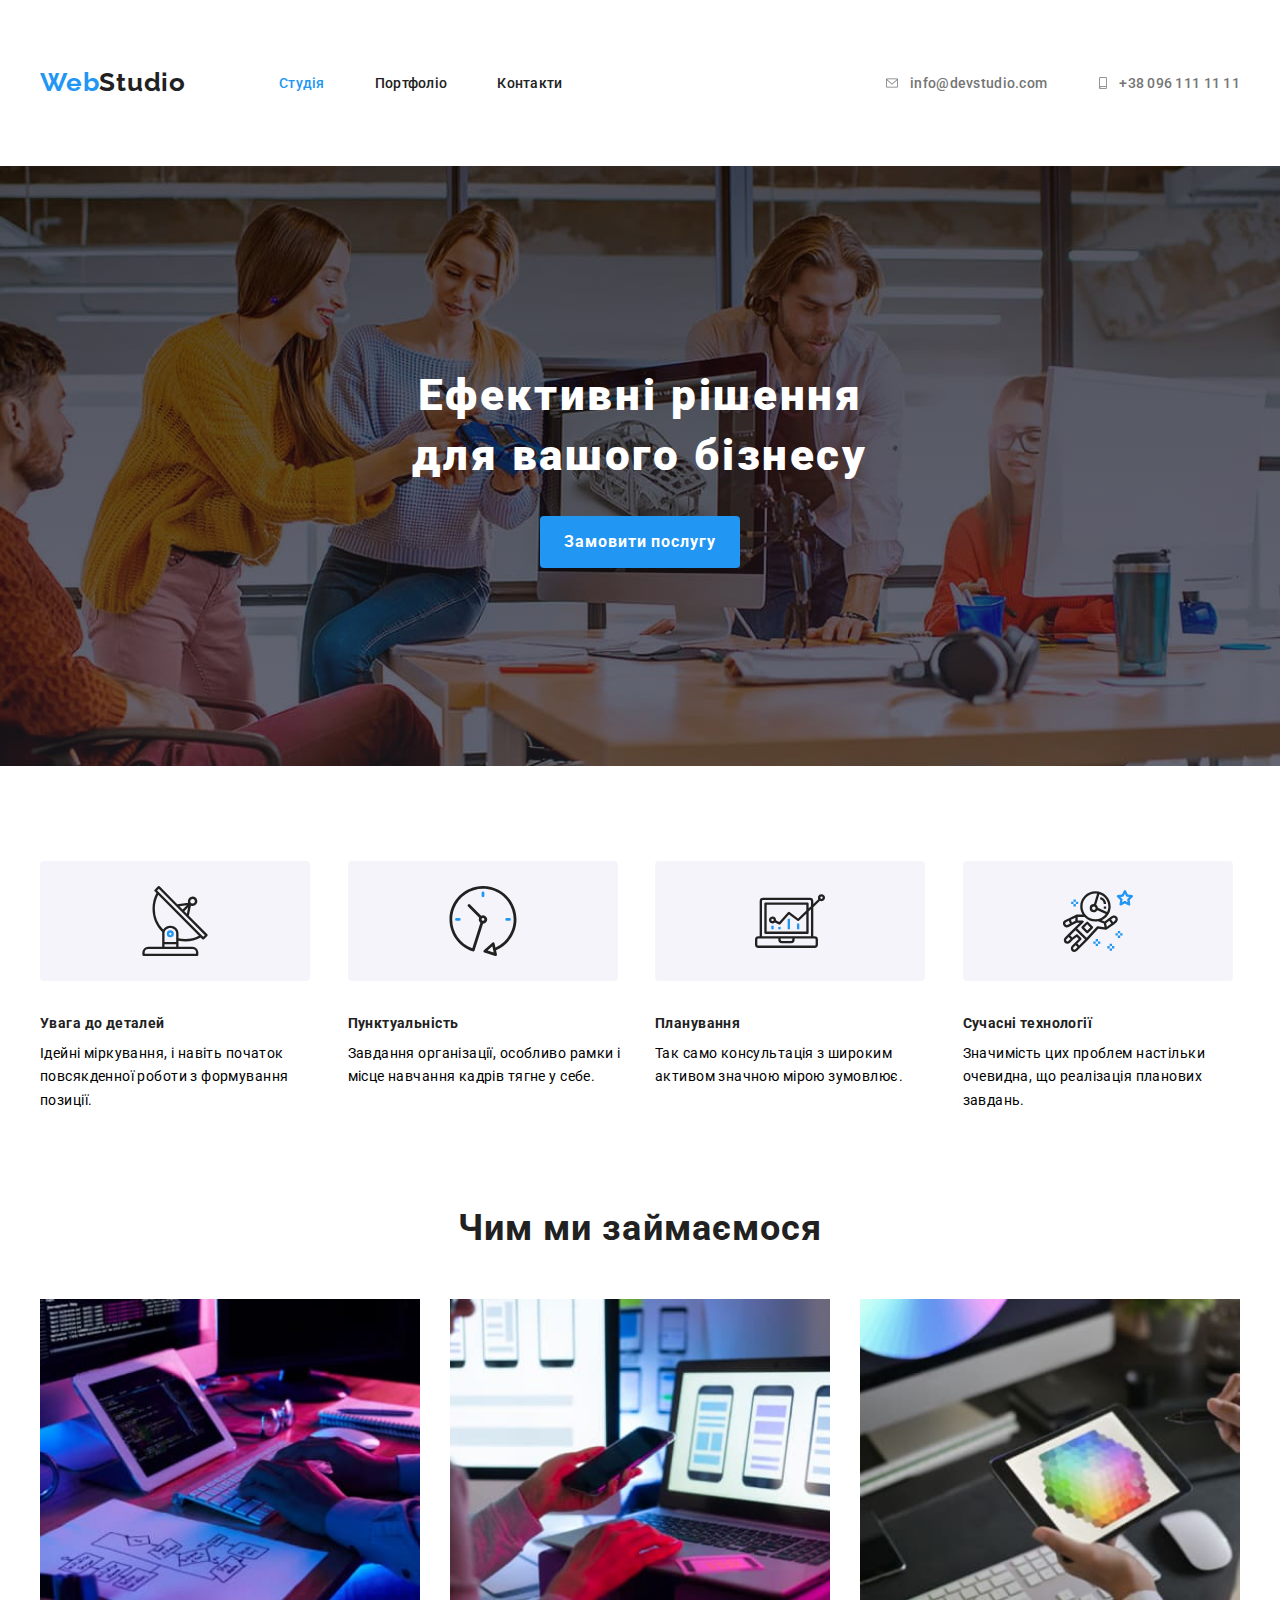
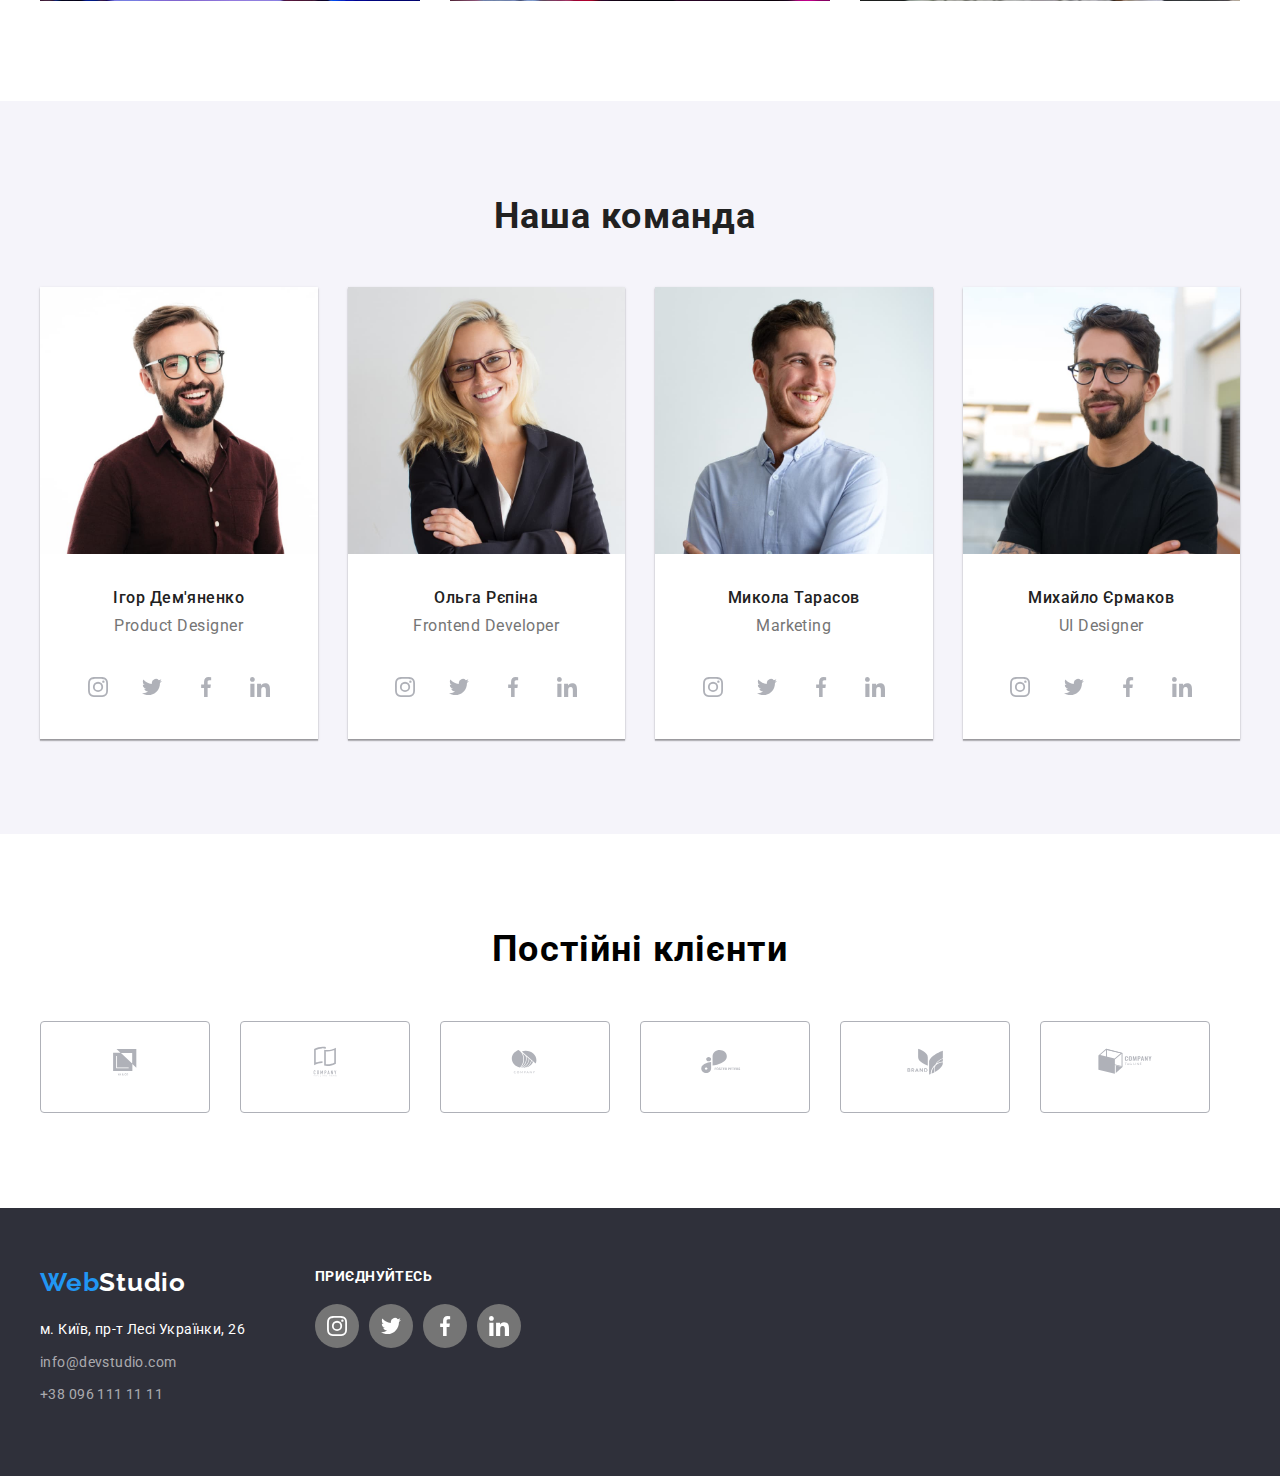
<file: index.html>
<!DOCTYPE html>
<html lang="en">
    <head>
        <meta charset="UTF-8">
        <meta http-equiv="X-UA-Compatible" content="IE=edge">
        <meta name="viewport" content="width=device-width, initial-scale=1.0">
        <title>webstudio</title>
        <link href="https://fonts.googleapis.com/css2?family=Raleway:wght@700&family=Roboto:wght@400;500;700;900&display=swap" rel="stylesheet">
        <link rel="stylesheet" href="https://cdnjs.cloudflare.com/ajax/libs/modern-normalize/2.0.0/modern-normalize.min.css">
        <link rel="stylesheet" href="./css/styles.css">
    </head>
    <body>

        <!-- шапка сайту -->
        <header class="header">
            <div class="container main__nav">
                <a href="/" class="header__link logo">Web<span class="header__color-logo">Studio</span>
                </a>
        
                <!-- навігація -->
                <nav class="navigation">
                    <ul class="navigation__list">
                        <li class="navigation__list-item">
                            <a class="navigation__link current" href="">Студія</a>
                        </li>

                        <li class="navigation__list-item">
                            <a class="navigation__link" href="./portfolio.html">Портфоліо</a>
                        </li>

                        <li class="navigation__list-item">
                            <a class="navigation__link" href="">Контакти</a>
                        </li>
                    </ul>
                </nav>
                <ul class="contacts__list">
                    <li class="contacts__list-item">
                        <a href="mailto:info@devstudio.com" class="contacts__list-link">
                            <svg class="contacts__icon" width="16" height="12">
                                <use href="./images/sprite.svg#icon-envelope"></use>
                            </svg>info@devstudio.com
                        </a>
                    </li>

                    <li class="contacts__list-item">
                        <a href="tel:+380961111111" class="contacts__list-link">
                            <svg class="contacts__icon" width="12" height="16">
                                <use href="./images/sprite.svg#icon-smartphone"></use>
                            </svg>+38 096 111 11 11
                        </a>
                    </li>
                </ul>
            </div>
        </header>
        <main>

            <!-- секція герой -->
            <section class="hiro">
                <div class="container">
                    <h1 class="hiro__title">Ефективні рішення <br> для вашого бізнесу</h1>
                    <button type="button" class="hiro__button">Замовити послугу</button>
                </div>
            </section>

            <!-- інноваційні рішення -->
            <section class="innovations">
                <div class="container">
                    <ul class="innovations__list">
                        <li class="innovations__list-item">
                            <svg class="innovations__icon" width="70" height="70">
                                <use href="./images/sprite.svg#icon-antenna"></use>
                            </svg>
                            <h2 class="innovations__title color__title">Увага до деталей</h2>
                            <p class="innovations__text">Ідейні міркування, і навіть початок повсякденної роботи з формування позиції.</p>
                        </li>

                        <li class="innovations__list-item">
                            <svg class="innovations__icon" width="70" height="70">
                                <use href="./images/sprite.svg#icon-clock"></use>
                            </svg>
                            <h2 class="innovations__title color__title">Пунктуальність</h2>
                            <p class="innovations__text">Завдання організації, особливо рамки і місце навчання кадрів тягне у себе.</p>
                        </li>

                        <li class="innovations__list-item">
                            <svg class="innovations__icon" width="70" height="70">
                                <use href="./images/sprite.svg#icon-diagram"></use>
                            </svg>
                            <h2 class="innovations__title color__title">Планування</h2>
                            <p class="innovations__text">Так само консультація з широким активом значною мірою зумовлює.</p>
                        </li>

                        <li class="innovations__list-item">
                            <svg class="innovations__icon" width="70" height="70">
                                <use href="./images/sprite.svg#icon-astronaut"></use>
                            </svg>
                            <h2 class="innovations__title color__title">Сучасні технології</h2>
                            <p class="innovations__text">Значимість цих проблем настільки очевидна, що реалізація планових завдань.</p>
                        </li>
                    </ul>
                </div>
            </section>

            <!-- приклади робіт -->
            <section class="work">
                <div class="container">
                    <h3 class="work__title color__title">Чим ми займаємося</h3>
                    <ul class="work__list">
                        <li class="work__list-item">
                            <img class="work__img" src="./images/picture1.jpg" alt="" width="370">
                        </li>

                        <li class="work__list-item">
                            <img class="work__img" src="./images/picture2.jpg" alt="" width="370">
                        </li>

                        <li class="work__list-item">
                            <img class="work__img" src="./images/picture3.jpg" alt="" width="370">
                        </li>
                    </ul>
                </div>
            </section>
            
            <!-- команда професіоналів -->
            <section class="team">
            <div class="container">
                <h3 class="team__title color__title">Наша команда</h3>
                <ul class="team__list">
                    <li class="team__list-item">
                        <img class="team__list-photo" src="./images/portrait1.jpg" alt="" width="270">
                        <p class="team__text">Ігор Дем'яненко</p>
                        <p class="team__list-text">Product Designer</p>
                        
                        <!-- соціяльні мережі -->
                        <ul class="social-networks">
                            <li class="social-networks__list">
                                <a class="social-netvorks-link" href="">
                                    <svg class="social-networks__icon" width="20" height="20">
                                        <use href="./images/sprite.svg#icon-instagram"></use>
                                    </svg>
                                </a>
                            </li>
            
                            <li class="social-networks__list">
                                <a class="social-netvorks-link" href="">
                                    <svg class="social-networks__icon" width="20" height="20">
                                        <use href="./images/sprite.svg#icon-twitter"></use>
                                    </svg>
                                </a>
                            </li>

                            <li class="social-networks__list">
                                <a class="social-netvorks-link" href="">
                                    <svg class="social-networks__icon" width="20" height="20">
                                        <use href="./images/sprite.svg#icon-facebook"></use>
                                    </svg>
                                </a>
                            </li>

                            <li class="social-networks__list">
                                <a class="social-netvorks-link" href="">
                                    <svg class="social-networks__icon" width="20" height="20">
                                    <use href="./images/sprite.svg#icon-linkedin"></use>
                                </svg>
                            </a>
                            </li>
                        </ul>
                    </li>

                    <li class="team__list-item">
                        <img class="team__list-photo" src="./images/portrait2.jpg" alt="" width="270">
                        <p class="team__text">Ольга Рєпіна</p>
                        <p class="team__list-text">Frontend Developer</p>

                        <!-- соціяльні мережі -->
                        <ul class="social-networks">
                            <li class="social-networks__list">
                                <a class="social-netvorks-link" href="">
                                    <svg class="social-networks__icon" width="20" height="20">
                                        <use href="./images/sprite.svg#icon-instagram"></use>
                                    </svg>
                                </a>
                            </li>
            
                            <li class="social-networks__list">
                                <a class="social-netvorks-link" href="">
                                    <svg class="social-networks__icon" width="20" height="20">
                                        <use href="./images/sprite.svg#icon-twitter"></use>
                                    </svg>
                                </a>
                            </li>

                            <li class="social-networks__list">
                                <a class="social-netvorks-link" href="">
                                    <svg class="social-networks__icon" width="20" height="20">
                                        <use href="./images/sprite.svg#icon-facebook"></use>
                                    </svg>
                                </a>
                            </li>

                            <li class="social-networks__list">
                                <a class="social-netvorks-link" href="">
                                    <svg class="social-networks__icon" width="20" height="20">
                                    <use href="./images/sprite.svg#icon-linkedin"></use>
                                </svg>
                            </a>
                            </li>
                        </ul>
                    </li>

                    <li class="team__list-item">
                        <img class="team__list-photo" src="./images/portrait3.jpg" alt="" width="270">
                        <p class="team__text">Микола Тарасов</p>
                        <p class="team__list-text">Marketing</p>

                        <!-- соціяльні мережі -->
                        <ul class="social-networks">
                            <li class="social-networks__list">
                                <a class="social-netvorks-link" href="">
                                    <svg class="social-networks__icon" width="20" height="20">
                                        <use href="./images/sprite.svg#icon-instagram"></use>
                                    </svg>
                                </a>
                            </li>
            
                            <li class="social-networks__list">
                                <a class="social-netvorks-link" href="">
                                    <svg class="social-networks__icon" width="20" height="20">
                                        <use href="./images/sprite.svg#icon-twitter"></use>
                                    </svg>
                                </a>
                            </li>

                            <li class="social-networks__list">
                                <a class="social-netvorks-link" href="">
                                    <svg class="social-networks__icon" width="20" height="20">
                                        <use href="./images/sprite.svg#icon-facebook"></use>
                                    </svg>
                                </a>
                            </li>

                            <li class="social-networks__list">
                                <a class="social-netvorks-link" href="">
                                    <svg class="social-networks__icon" width="20" height="20">
                                    <use href="./images/sprite.svg#icon-linkedin"></use>
                                </svg>
                            </a>
                            </li>
                        </ul>
                    </li>

                    <li class="team__list-item">
                        <img class="team__list-photo" src="./images/portrait4.jpg" alt="" width="270">
                        <p class="team__text">Михайло Єрмаков</p>
                        <p class="team__list-text">UI Designer</p>

                        <!-- соціяльні мережі -->
                        <ul class="social-networks">
                            <li class="social-networks__list">
                                <a class="social-netvorks-link" href="">
                                    <svg class="social-networks__icon" width="20" height="20">
                                        <use href="./images/sprite.svg#icon-instagram"></use>
                                    </svg>
                                </a>
                            </li>
            
                            <li class="social-networks__list">
                                <a class="social-netvorks-link" href="">
                                    <svg class="social-networks__icon" width="20" height="20">
                                        <use href="./images/sprite.svg#icon-twitter"></use>
                                    </svg>
                                </a>
                            </li>

                            <li class="social-networks__list">
                                <a class="social-netvorks-link" href="">
                                    <svg class="social-networks__icon" width="20" height="20">
                                        <use href="./images/sprite.svg#icon-facebook"></use>
                                    </svg>
                                </a>
                            </li>

                            <li class="social-networks__list">
                                <a class="social-netvorks-link" href="">
                                    <svg class="social-networks__icon" width="20" height="20">
                                    <use href="./images/sprite.svg#icon-linkedin"></use>
                                </svg>
                            </a>
                            </li>
                        </ul>
                    </li>
                </ul>
            </div>
            </section>

            <!-- постійні клієнти -->
            <section class="clients">
                <div class="container">
                    <h2 class="clients__title">Постійні клієнти</h2>
                    <ul class="clients__list">
                        <li class="clients__list-item">
                            <a class="clients__list-link" href="">
                                <svg class="clients__icon" width="106" height="60">
                                    <use href="./images/sprite.svg#icon-company"></use>
                                </svg>
                            </a>
                        </li>

                        <li class="clients__list-item">
                            <a class="clients__list-link" class="client__item-link" href="">
                                <svg class="clients__icon" width="106" height="60">
                                    <use href="./images/sprite.svg#icon-company1"></use>
                                </svg>
                            </a>
                        </li>

                        <li class="clients__list-item">
                            <a class="clients__list-link" class="client__item-link" href="">
                                <svg class="clients__icon" width="106" height="60">
                                    <use href="./images/sprite.svg#icon-company2"></use>
                                </svg>
                            </a>
                        </li>

                        <li class="clients__list-item">
                            <a class="clients__list-link" class="client__item-link" href="">
                                <svg class="clients__icon" width="106" height="60">
                                    <use href="./images/sprite.svg#icon-company3"></use>
                                </svg>
                            </a>
                        </li>

                        <li class="clients__list-item">
                            <a class="clients__list-link" class="client__item-link" href="">
                                <svg class="clients__icon" width="106" height="60">
                                    <use href="./images/sprite.svg#icon-company4"></use>
                                </svg>
                            </a>
                        </li>

                        <li class="clients__list-item">
                            <a class="clients__list-link" class="client__item-link" href="">
                                <svg class="clients__icon" width="106" height="60">
                                    <use href="./images/sprite.svg#icon-company5"></use>
                                </svg>
                            </a>
                        </li>
                    </ul>
                </div>
            </section>
        </main>

        <!-- подвал -->
        <footer class="footer">
            <div class="container positioning">
                <div>
                    <a class="footer__link logo" href="/">Web<span class="footer__color-logo">Studio</span></a>
                    <div class="container__address">
                        <address class="address">
                            м. Київ, пр-т Лесі Українки, 26
                        </address>
                        <ul class="footer__list">
                            <li class="footer__list-item">
                                <a class="footer__list-link" href="mailto:info@devstudio.com">info@devstudio.com</a>
                            </li>
                            <li class="footer__list-item">
                                <a class="footer__list-link" href="tel:+380961111111">+38 096 111 11 11</a>
                            </li>
                        </ul>
                    </div>
                </div>

                <div>
                    <h3 class="community__title">приєднуйтесь</h3>
                    <ul class="community__item">
                        <li class="community__list">
                            <a class="community__link" href="">
                                <svg class="community__icon" width="20" height="20">
                                    <use href="./images/sprite.svg#icon-instagram"></use>
                                </svg>
                            </a>
                        </li>

                        <li class="community__list">
                            <a class="community__link" href="">
                                <svg class="community__icon" width="20" height="20">
                                    <use href="./images/sprite.svg#icon-twitter"></use>
                                </svg>
                            </a>
                        </li>

                        <li class="community__list">
                            <a class="community__link" href="">
                                <svg class="community__icon" width="20" height="20">
                                    <use href="./images/sprite.svg#icon-facebook"></use>
                                </svg>
                            </a>
                        </li>

                        <li class="community__list">
                            <a class="community__link" href="">
                                <svg class="community__icon" width="20" height="20">
                                    <use href="./images/sprite.svg#icon-linkedin"></use>
                                </svg>
                            </a>
                        </li>
                    </ul>
                </div>
            </div>
        </footer>
    </body>
</html>
</file>
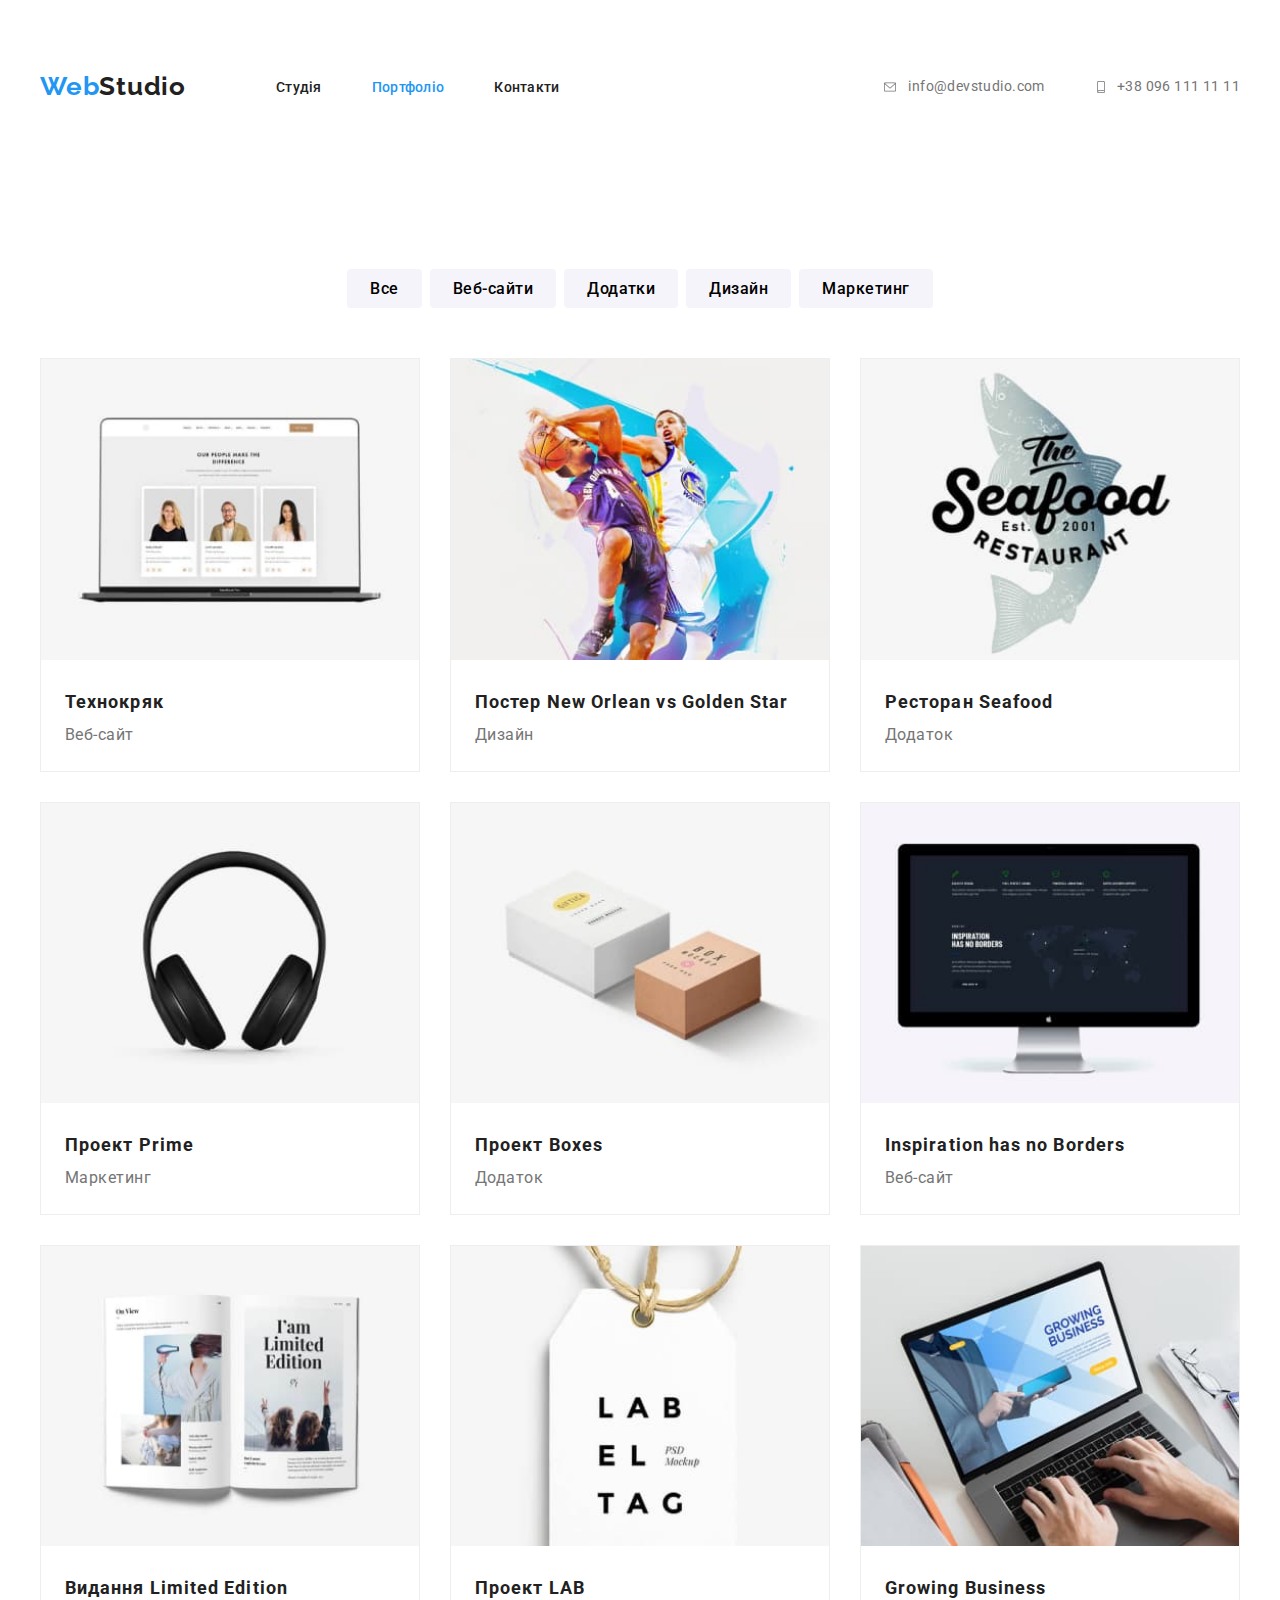
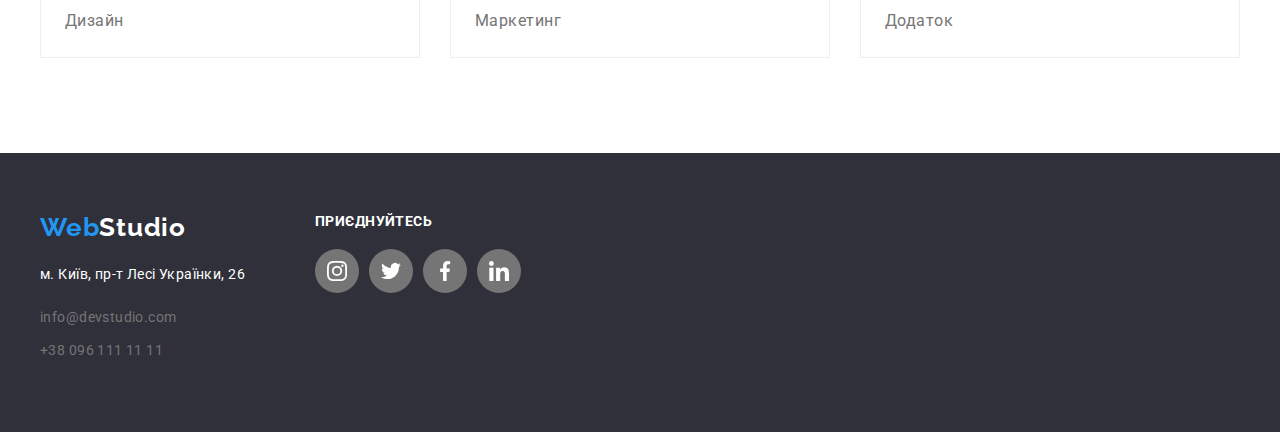
<file: portfolio.html>
<!DOCTYPE html>
<html lang="en">
    <head>
        <meta charset="UTF-8">
        <meta http-equiv="X-UA-Compatible" content="IE=edge">
        <meta name="viewport" content="width=device-width, initial-scale=1.0">
        <title>webstudio</title>
        <link href="https://fonts.googleapis.com/css2?family=Raleway:wght@700&family=Roboto:wght@400;500;700;900&display=swap" rel="stylesheet">
        <link rel="stylesheet" href="https://cdnjs.cloudflare.com/ajax/libs/modern-normalize/2.0.0/modern-normalize.min.css">
        <link rel="stylesheet" href="./css/portfolio.css">
    </head>

    <body>
        <!-- шапка сайту -->
        <header class="portfolio__header">
            <div class="container flex__header">
                <a class="portfolio__header-link portfolio__logo" href="./index.html">Web<span class="portfolio__header-logo">Studio</span>
                </a>
        
                <!-- навігація сайта -->
                <nav class="portfolio__nav">
                    <ul class="nav__list">
                        <li class="nav__list-item">
                            <a class="nav__list-link nav__font" href="./index.html">Студія</a>
                        </li>
                        <li class="nav__list-item">
                            <a class="nav__list-link nav__font current" href="./portfolio.html">Портфоліо</a>
                        </li>
                        <li class="nav__list-item">
                            <a class="nav__list-link nav__font" href="">Контакти</a>
                        </li>
                    </ul>
                </nav>
                <ul class="portfolio__contacts">
                    <li class="portfolio__contacts-item">
                        <a class="portfolio__contacts-link contacts-link" href="mailto:info@devstudio.com">
                            <svg class="contacts-icon" width="16" height="12">
                                <use href="./images/sprite.svg#icon-envelope"></use>
                            </svg>
                            info@devstudio.com
                        </a>
                    </li>
                    <li class="portfolio__contacts-item">
                        <a class="portfolio__contacts-link header__contacts" href="tel:+380961111111">
                            <svg class="contacts-icon" width="12" height="16">
                                <use href="./images/sprite.svg#icon-smartphone"></use>
                            </svg>
                            +38 096 111 11 11
                        </a>
                    </li>
                </ul>
            </div>
        </header>
        <main>

            <!-- навігація проектів -->
            <section class="projects">
                <div class="container">
                    <h1 class="projects__title">приклади наших розтобок</h1>
                    <ul class="projects__list">
                        <li class="projects__list-item">
                            <button class="projects__list-button" type="button">Все</button>
                        </li>
                        <li class="projects__list-item">
                            <button class="projects__list-button" type="button">Веб-сайти</button>
                        </li>
                        <li class="projects__list-item">
                            <button class="projects__list-button" type="button">Додатки</button>
                        </li>
                        <li class="projects__list-item">
                            <button class="projects__list-button" type="button">Дизайн</button>
                        </li>
                        <li class="projects__list-item">
                            <button class="projects__list-button" type="button">Маркетинг</button>
                        </li>
                    </ul>
                </div>
            </section>

            <!-- приклади робіт -->
            <section class="card-set">
                <div class="container">
                    <h2 class="card-set__title">приклади робіт</h2>
                    <ul class="card-set__list">
                        <li class="product-card__item card-set__item">
                            <a href="">
                                <img class="card-set__picture" src="./images/img1.jpg" alt="Веб-сайт" width="370">
                                <div class="card__text">
                                    <p class="card-set__primary-text">Технокряк</p>
                                    <p class="card-set__secondary-text">Веб-сайт</p>
                                </div>
                            </a>
                        </li>

                        <li class="product-card__item card-set__item">
                            <a href="">
                            <img class="card-set__picture" src="./images/img2.jpg" alt="Дизайн" width="370">
                                <div class="card__text">
                                    <p class="card-set__primary-text">Постер New Orlean vs Golden Star</p>
                                    <p class="card-set__secondary-text">Дизайн</p> 
                                </div>
                            </a>
                        </li>

                        <li class="product-card__item card-set__item">
                            <a href="">
                            <img class="card-set__picture" src="./images/img3.jpg" alt="Додаток" width="370">
                                <div class="card__text">
                                    <p class="card-set__primary-text">Ресторан Seafood</p>
                                    <p class="card-set__secondary-text">Додаток</p> 
                                </div>
                            </a>                  
                        </li>
                        
                        <li class="product-card__item card-set__item">
                            <a href="">
                            <img class="card-set__picture" src="./images/img4.jpg" alt="Маркетинг" width="370">
                                <div class="card__text">
                                    <p class="card-set__primary-text">Проект Prime</p>
                                    <p class="card-set__secondary-text">Маркетинг</p>
                                </div> 
                            </a>                   
                        </li>

                        <li class="product-card__item card-set__item">
                            <a href="">
                            <img class="card-set__picture" src="./images/img5.jpg" alt="Додаток" width="370">
                                <div class="card__text">
                                    <p class="card-set__primary-text">Проект Boxes</p>
                                    <p class="card-set__secondary-text">Додаток</p> 
                                </div>
                            </a>                  
                        </li>

                        <li class="product-card__item card-set__item">
                            <a href="">
                                <img class="card-set__picture" src="./images/img6.jpg" alt="Веб-сайт" width="370">
                                <div class="card__text">
                                    <p class="card-set__primary-text">Inspiration has no Borders</p>
                                    <p class="card-set__secondary-text">Веб-сайт</p>
                                </div> 
                            </a>                   
                        </li>

                        <li class="product-card__item card-set__item">
                            <a href="">
                                <img class="card-set__picture" src="./images/img7.jpg" alt="Дизайн" width="370">
                                <div class="card__text">
                                    <p class="card-set__primary-text">Видання Limited Edition</p>
                                    <p class="card-set__secondary-text">Дизайн</p>
                                </div> 
                            </a>                  
                        </li>

                        <li class="product-card__item card-set__item">
                            <a href="">
                                <img class="card-set__picture" src="./images/img8.jpg" alt="Маркетинг" width="370">
                                <div class="card__text">
                                    <p class="card-set__primary-text">Проект LAB</p>
                                    <p class="card-set__secondary-text">Маркетинг</p>
                                </div> 
                            </a>                  
                        </li>
                        
                        <li class="product-card__item card-set__item">
                            <a href="">
                                <img class="card-set__picture" src="./images/img9.jpg" alt="Додаток" width="370">
                                <div class="card__text">
                                    <p class="card-set__primary-text">Growing Business</p>
                                    <p class="card-set__secondary-text">Додаток</p> 
                                </div>
                            </a>                   
                        </li>
                    </ul>
                </div>
            </section>
        </main>

        <!--портфоліо подвал -->
        <footer class="portfolio__footer">
            <div class="container container-flex">
                <div>
                    <a class="portfolio__footer-link portfolio__footer-logo" href="/">Web<span class="portfolio__footer__color-logo">Studio</span>
                    </a>
                    <address class="portfolio__addres">
                        м. Київ, пр-т Лесі Українки, 26
                    </address>
                    <ul class="portfolio__footer-list">
                        <li class="portfolio__footer-item portfolio__footer-contacts">
                            <a class="portfolio__contacts-link" href="mailto:info@devstudio.com">info@devstudio.com</a>
                        </li>
    
                        <li class="portfolio__footer-item portfolio__footer-contacts">
                            <a class="portfolio__contacts-link" href="tel:+380961111111">+38 096 111 11 11</a>
                        </li>
                    </ul>    
                </div>

                 <!-- футер соціальні мережі -->
                <div>
                    <h3 class="footer-text">приєднуйтесь</h3>
                    <ul class="portfolio-community">
                        <li class="portfolio-community__list">
                            <a class="portfolio-community__link" href="">
                                <svg class="portfolio-community__icon" width="20" height="20">
                                    <use href="./images/sprite.svg#icon-instagram"></use>
                                </svg>
                            </a>
                        </li>
                        <li class="portfolio-community__list">
                            <a class="portfolio-community__link" href="">
                                <svg class="portfolio-community__icon" width="20" height="20">
                                    <use href="./images/sprite.svg#icon-twitter"></use>
                                </svg>
                            </a>
                        </li>
                        <li class="portfolio-community__list">
                            <a class="portfolio-community__link" href="">
                                <svg class="portfolio-community__icon" width="20" height="20">
                                    <use href="./images/sprite.svg#icon-facebook"></use>
                                </svg>
                            </a>
                        </li>
                        <li class="portfolio-community__list">
                            <a class="portfolio-community__link" href="">
                                <svg class="portfolio-community__icon" width="20" height="20">
                                    <use href="./images/sprite.svg#icon-linkedin"></use>
                                </svg>
                            </a>
                        </li>
                    </ul>
                </div>
            </div>
        </footer>
    </body>    
</html>
</file>
<file: css/styles.css>
:root {
    --primeri-title-color: #212121;
    --accent-color: #2196f3;
    --background: #2f303a;
    --footer-contacts-color: rgba(255, 255, 255, 0.6);
    --primeri-text-color: #757575;
    --white-color: #ffffff;
    --background-teat-section: #f5f4fa;
    --background-hiro: #c4c4c4;
    --clients-color:#afb1b8;

}

/* глобальний селектор */
html {
    box-sizing: border-box;
}

*,
::before,
::after {
    box-sizing: inherit;
    list-style: none;
    text-decoration: none;

    margin: 0;
    padding: 0;
}

body {
    font-family: roboto, sans-serif;
}

.container {
    margin-left: auto;
    margin-right: auto;
    width: 1230px;
    padding-left: 15px;
    padding-right: 15px;
    /* outline: 1px solid tomato; */
}

.color__title,
.team__text {
    color: var(--primeri-title-color);
}

/* шапка сайту */
.header {
    display: flex;

    padding-top: 25px;
    padding-bottom: 25px;
}

.main__nav {
    display: flex;
    align-items: center;
}

/* логотип */
.logo {
    font-family: raleway, sans-serif;
    font-weight: 700;
    font-size: 26px;
    letter-spacing: 0.03em;

    color: var(--accent-color);
}

.header__color-logo {
    color: var(--primeri-title-color);
}

/* навігація */
.navigation__list {
    display: flex;

    margin-left: 93px;
}

.navigation__list-item:not(:last-child) {
    margin-right: 50px;

}

.navigation__link {
    display: inline-block;

    padding-top: 50px;
    padding-bottom: 50px;
}

.navigation__link {
    color: var(--primeri-title-color);
}

.navigation__link.current {
    color: var(--accent-color);
}

.navigation__link:hover,
.navigation__link:focus {
    color: var(--accent-color);
    cursor: pointer;
}


.navigation__link,
.contacts__list-link {
    font-weight: 500;
    font-size: 14px;
    letter-spacing: 0.02em;
}

/* контакти */
.contacts__list {
    display: flex;

    margin-left: auto;
}

.contacts__list .contacts__list-item + .contacts__list-item {
    margin-left: 50px;
}

.contacts__list-link {
    display: inline-flex;
    align-items: center;
    text-decoration: none;

    color: var(--primeri-text-color);

    padding-top: 50px;
    padding-bottom: 50px;

}
.contacts__list-link:hover,
.contacts__list-link:focus {
    color: var(--accent-color);
    cursor: pointer;
}

/* іконки svg */
.contacts__icon {
    margin-right: 10px;
    fill: var(--primeri-text-color);
}

.contacts__icon:hover {
    fill: currentColor;
}

/* секція герой */
.hiro {
    background-image: linear-gradient(
        rgba(0,0,0,0.4), 
        rgba(47,48,58,0.4)),
    url(../images/bg-photo.jpg);
    background-color: var(--background);
    background-repeat: no-repeat;
    background-position: center;
    background-size: cover;

    text-align: center;

    max-width: 1600px;
    height: 600px;
    padding-top: 200px;
    padding-bottom: 200px;
    margin-bottom: 95px;
    margin-left: auto;
    margin-right: auto;
}

.hiro__title {
    color: var(--white-color);

    padding-bottom: 30px;

    font-weight: 900;
    font-size: 44px;
    line-height: 1.36;
    letter-spacing: 0.06em;
}

.hiro__button {
    background-color: var(--accent-color);
    color: var(--white-color);
    min-width: 200px;

    font-weight: 700;
    font-size: 16px;
    line-height: 1.87;
    letter-spacing: 0.06em;

    padding-top: 10px;
    padding-bottom: 10px;

    border: 1px solid transparent;
    border-radius: 4px;
}
/* іноваційні рішення */
.innovations {
    margin-bottom: 95px;
}

.innovations__list {
    display: flex;
}

.innovations__list-item {
    width: calc((100% - 90px) / 4);

    margin-right: 30px;
}

.innovations__list-item:nth-child(4n) {
    margin-right: 0;
}

.innovations__icon {
    background-color: var(--background-teat-section);

    border-radius: 4px;
    width: 270px;
    height: 120px;

    margin-bottom: 30px;
    padding: 25px 100px;
}

.innovations__title {
    font-weight: 700;
    font-size: 14px;
    letter-spacing: 0.03em;

    margin-bottom: 10px;
}

.innovations__text,
.address,
.footer__list-link {
    font-weight: 400;
    font-size: 14px;
    line-height: 1.7;
    letter-spacing: 0.03em;
}

/* приклади робіт */
.work {
    margin-bottom: 95px;
}

.work__list {
    display: flex;
}

.work__title {
    text-align: center;

    margin-bottom: 50px;
}

.work__title,
.team__title {
    font-weight: 700;
    font-size: 36px;
    letter-spacing: 0.03em;
}

.work__list-item:not(:last-child) {
    margin-right: 30px;
}

.work__list-item {
    width: 100%;
}

.work__img {
    width: 100%;
}

/* команда професіоналів */
.team {
    background-color: var(--background-teat-section);

    padding-top: 95px;
    padding-bottom: 95px;
}

.team__title {
    padding-bottom: 50px;
    margin-right: 30px;

    text-align: center;
}

.team__list {
    display: flex;
    text-align: center;
}

.team__list-item {
    width: calc((100% - 90px) / 4);
    background-color: var(--white-color);
    box-shadow: 0 2px 1px 0 rgba(0, 0, 0, 0.2), 0 1px 1px 0 rgba(0, 0, 0, 0.14), 0 1px 3px 0 rgba(0, 0, 0, 0.12);

    margin-right: 30px;

}

.team__list-item:nth-child(4n) {
    margin-right: 0;
}

.team__list-photo {
    width: 100%;

    padding-bottom: 30px;
}

.team__text {
    font-weight: 500;
    font-size: 16px;
    letter-spacing: 0.03em;

    padding-bottom: 10px;
}

.team__list-text {
    color: var(--primeri-text-color);

    font-weight: 400;
    font-size: 16px;
    letter-spacing: 0.03em;

    padding-bottom: 30px;
}

/* соціальні мережі */
.social-networks {
    display: inline-flex;
    margin-bottom: 30px;
}

.social-networks__list {
    color: var(--clients-color);

    display: inline-flex;
    justify-content: center;
    align-items: center;
    width: 44px;
    height: 44px;

    border-radius: 50%;
}

.social-networks__list:hover {
    background-color: var(--accent-color);
    fill: #fff;
}

.social-networks__list + .social-networks__list {
    margin-left: 10px;
}

.social-netvorks-link {
    display: flex;
    fill: var(--clients-color);
    padding: 12px;
}

.social-netvorks-link:hover {
    fill: var(--white-color);
}

.social-netvorks__icon {
    align-items: center;
}

/* постійні клієнти */
.clients__title {
    font-weight: 700;
    font-size: 36px;
    letter-spacing: 0.03em;
    text-align: center;

    padding-top: 95px;
}

.clients__list {
    display: inline-flex;

    font-weight: 700;
    font-size: 36px;
    letter-spacing: 0.03em;
    text-align: center;

    padding-top: 50px;
    padding-bottom: 95px;
}

.clients__list-item {
    display: flex;
    
    width: 170px;
    height: 92px;
    border: 1px solid var(--clients-color);
    border-radius: 4px;
    justify-content: center;
    align-items: center;
    cursor: pointer;

    padding: 16px 32px;
}

.clients__list-item + .clients__list-item {
    margin-left: 30px;
}

.clients__icon {
    fill: var(--clients-color);
}

/* підвал */
.footer {
    display:flex;

    background-color: var(--background);

    padding-top: 60px;
    padding-bottom: 60px;
}

.footer__link {
    display: inline-block;

    margin-bottom: 20px;
}

.footer__color-logo,
.address {
    color: var(--white-color);
}

.container__address {
    margin-right: 70px;
}

.positioning {
    display: inline-flex
}

.address {
    margin-bottom: 9px;

    font-style: normal;
}

.footer__list-item {
    margin-bottom: 9px;
}

.footer__list-link {
    color: var(--footer-contacts-color);
}

.footer__list-link:hover,
.footer__list-link:focus {
    color: var(--accent-color);
    cursor: pointer;
}

/* комюніті */
.community__title {
    color: var(--white-color);

    font-weight: 700;
    font-size: 14px;
    letter-spacing: 0.03em;
    text-transform: uppercase;

    margin-bottom: 20px;
}

.community__item {
    display: inline-flex;
}

.community__list {
    display: inline-flex;
    align-items: center;
    justify-content: center;

    background-color: var(--primeri-text-color);

    width: 44px;
    height: 44px;
    border-radius: 50%;
    cursor: pointer;
}

.community__list:hover {
    background-color: var(--accent-color)
}

.community__icon {
    display: block;
    fill: var(--white-color);
}

.community__list + .community__list {
    margin-left: 10px;
}
</file>
<file: css/portfolio.css>
:root {
    --primeri-title-color: #212121;
    --accent-color: #2196f3;
    --background: #2f303a;
    --footer-contacts-color: rgba(255, 255, 255, 0.6);
    --primeri-text-color: #757575;
    --button-color: #f5f4fa;
    --white-color: #ffffff;
    --card__set-gap: 30px
}


/* глобальний селектор */
html {
    box-sizing: border-box;
}

*,
::before,
::after {
    box-sizing: inherit;
    list-style: none;
    text-decoration: none;

    margin: 0;
    padding: 0;
}

body {
    font-family: roboto, sans-serif;
} 

h1, h2 {
    display: none;
}

.container {
    margin-left: auto;
    margin-right: auto;
    width: 1230px;
    padding-left: 15px;
    padding-right: 15px;
    /* outline: 1px solid tomato; */
}

/* шапка сайту */
.portfolio__header {
    padding-bottom: 25px;
    margin-bottom: 95px;

    display: flex;
    padding-top: 25px;
}

.flex__header {
    display: flex;
    align-items: center;
}

/* логотип */
.portfolio__header-link {
    margin-right: 90px;
}

.portfolio__header-link,
.portfolio__footer-link {
    font-family: Raleway, sans-serif;
}
.portfolio__logo {
    color: var(--accent-color);
    cursor: pointer;

    font-weight: 700;
    font-size: 26px;
    letter-spacing: 0.03em;
}

.portfolio__header-logo,
.nav__list-link {
    color: var(--primeri-title-color);
}

.nav__list {
    display: flex;
}

.nav__list-item:not(:last-child) {
    margin-right: 50px;
}

.nav__list-link {
    font-weight: 500;
    font-size: 14px;
    letter-spacing: 0.02em;

    padding-top: 50px;
    padding-bottom: 50px;

    display: inline-block;
}

/* навігація сайту */
.projects {
    margin-bottom: 50px;
}

.projects__list {
    display: flex;
    justify-content: center;
}

.projects__list-item:not(:last-child) {
    margin-right: 8px;
}

.projects__list-item:hover {
    box-shadow: 0 2px 2px 0 rgba(0, 0, 0, 0.12), 0 1px 2px 0 rgba(0, 0, 0, 0.08), 0 3px 1px 0 rgba(0, 0, 0, 0.1);
}

.nav__list-link:hover,
.nav__list-link:focus,
.portfolio__contacts-link:hover,
.portfolio__contacts-link:focus {
    color: var(--accent-color);
    /* fill: var(--accent-color); */
}

.current {
    color: var(--accent-color);
}

/* контакти */
.portfolio__contacts {
    display: flex;
    align-items: center;
    margin-left: auto;
}

.portfolio__contacts-link {
    display: flex;
    align-items: center;

    color: var(--primeri-text-color);
}

.portfolio__contacts .portfolio__contacts-item + .portfolio__contacts-item {
    margin-left: 50px;
}

.contacts-link {
    padding-top: 50px;
    padding-bottom: 50px;
}

.contacts-icon {
    fill: var(--primeri-text-color);
    margin-right: 10px;
}

.contacts-icon:hover {
    fill: var(--accent-color);
}

/* навігація проектів */
.projects__list-button {
    font-family: roboto, sans-serif;
    background-color: var(--button-color);

    font-weight: 500;
    font-size: 16px;
    line-height: 1.6;
    letter-spacing: 0.03em;

    border: 1px solid transparent;
    border-radius: 4px;
    padding: 6px 22px;

}

.projects__list-button:hover,
.projects__list-button:focus {
    color: var(--white-color);
    background-color: var(--accent-color);
    cursor: pointer;
}

/* приклади робіт */
.card-set {
    margin-bottom: 95px;
}

.card-set__list {   
    display: flex;
    flex-wrap: wrap;
    
    margin-top: calc(-1 * var(--card__set-gap));
    margin-left: calc(-1 * var(--card__set-gap));
}

.card-set__primary-text {
    color: var(--primeri-title-color);

    font-weight: 700;
    font-size: 18px;
    line-height: 2;
    letter-spacing: 0.06em;
}

.card-set__secondary-text {
    color: var(--primeri-text-color);

    font-weight: 400;
    font-size: 16px;
    line-height: 1.9;
    letter-spacing: 0.03em;
}



.card-set__item {
    border: 1px solid #eee;
    margin-top: var(--card__set-gap);
    margin-left: var(--card__set-gap);

    flex-basis: calc(100% / 3 - var(--card__set-gap));
}

.card-set__picture {
    width: 100%;
}

.card__text {
    padding: 20px 24px;
}

/* портфоліо підвал */
.portfolio__footer {
    background-color: var(--background);

    padding-top: 60px;
    padding-bottom: 60px;
}

.container-flex {
    display: flex;
}

.portfolio__footer-link {
    display: inline-block;

    font-weight: 700;
    font-size: 26px;
    letter-spacing: 0.03em;

    margin-bottom: 20px;
}

.portfolio__footer-logo {
    color: var(--accent-color);
}

.portfolio__footer__color-logo,
.portfolio__addres {
    color: var(--white-color);
}

.portfolio__addres {
    font-style: normal;
    font-weight: 400;
    font-size: 14px;
    line-height: 1.7;
    letter-spacing: 0.03em;

    margin-bottom: 9px;
    margin-bottom: 20px;
    margin-right: 70px;
}

.portfolio__footer-item {
    margin-bottom: 9px;
}

.portfolio__contacts-link {
    font-weight: 400;
    font-size: 14px;
    line-height: 1.7;
    letter-spacing: 0.03em;
}

/* футер соціальні мережі */
.footer-text {
    color: var(--white-color);

    font-weight: 700;
    font-size: 14px;
    letter-spacing: 0.03em;
    text-transform: uppercase;

    margin-bottom: 20px;
}

.portfolio-community {
    display: flex;
}

.portfolio-community__list + .portfolio-community__list {
    margin-left: 10px;
    /* display: inline-flex; */
}

.portfolio-community__list {
    display: inline-flex;
    align-items: center;
    justify-content: center;

    background-color: var(--primeri-text-color);

    width: 44px;
    height: 44px;
    border-radius: 50%;
}

.portfolio-community__list:hover {
    background-color: var(--accent-color)
}

.portfolio-community__link {
    display: flex;
}

.portfolio-community__icon {

    fill: var(--white-color);
}


/* h1 {
    visibility: hidden;
} */
</file>
